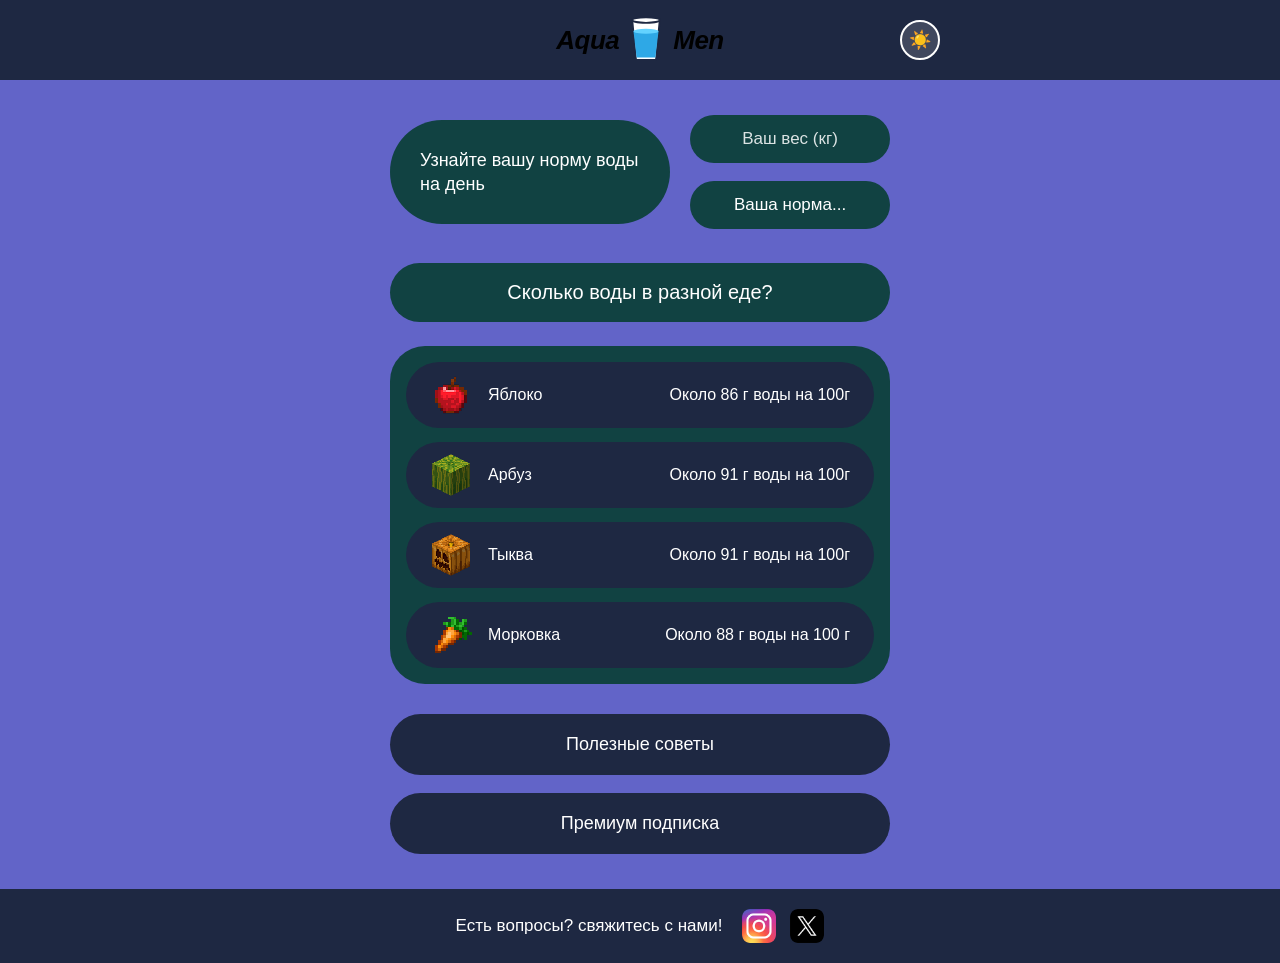
<file: index.html>
<!DOCTYPE html>
<html lang="ru">
<head>
    <meta charset="UTF-8">
    <meta name="viewport" content="width=device-width, initial-scale=1.0">
    <title>AquaMen — Норма воды</title>
    <link rel="stylesheet" href="style.css">
</head>
<body>

    <header class="header">
        <div class="header-container">
            <a href="index.html" class="logo" aria-label="AquaMen — Главная">
                <span class="logo-text">Aqua</span>
                <svg class="logo-icon" viewBox="0 0 60 80" width="38" height="50">
                    <polygon points="8,8 52,8 46,72 14,72" fill="#ffffff" stroke="#1e2842" stroke-width="3" stroke-linejoin="round"/>
                    <polygon points="10,26 50,26 45,68 15,68" fill="#2ea8e6"/>
                    <ellipse cx="30" cy="26" rx="20" ry="4" fill="#63d2ff"/>
                    <ellipse cx="30" cy="8" rx="22" ry="4.5" fill="#ffffff" stroke="#1e2842" stroke-width="3"/>
                </svg>
                <span class="logo-text">Men</span>
            </a>

            <button id="theme-toggle" class="theme-btn" type="button" aria-label="Переключить тему" title="Сменить тему">
                ☀️
            </button>
        </div>
    </header>

    <main class="main-content">

        <section class="calculator-section">
            <div class="info-card">
                <p>Узнайте вашу норму воды на день</p>
            </div>
            
            <div class="inputs-group">
                <label class="pill-box input-label" for="weight-input">
                    <input type="number" id="weight-input" placeholder="Ваш вес (кг)" min="1" max="350" step="0.1">
                </label>
                <div class="pill-box">
                    <span id="norm-output">Ваша норма...</span>
                </div>
            </div>
        </section>

        <div class="section-banner">
            <h2>Сколько воды в разной еде?</h2>
        </div>

        <section class="food-container">
            <div class="food-item">
                <div class="food-left">
                    <img src="image 26 (1).png" alt="Яблоко" class="food-icon">
                    <span class="food-name">Яблоко</span>
                </div>
                <span class="food-water">Около 86 г воды на 100г</span>
            </div>

            <div class="food-item">
                <div class="food-left">
                    <img src="image 27 (1).png" alt="Арбуз" class="food-icon">
                    <span class="food-name">Арбуз</span>
                </div>
                <span class="food-water">Около 91 г воды на 100г</span>
            </div>

            <div class="food-item">
                <div class="food-left">
                    <img src="image 28 (1).png" alt="Тыква" class="food-icon">
                    <span class="food-name">Тыква</span>
                </div>
                <span class="food-water">Около 91 г воды на 100г</span>
            </div>

            <div class="food-item">
                <div class="food-left">
                    <img src="Carrot_JE3_BE2.png" alt="Морковка" class="food-icon">
                    <span class="food-name">Морковка</span>
                </div>
                <span class="food-water">Около 88 г воды на 100 г</span>
            </div>
        </section>

        <section class="action-buttons">
            <a href="tips.html" class="nav-pill">Полезные советы</a>
            <a href="premium.html" class="nav-pill">Премиум подписка</a>
        </section>

    </main>

    <footer class="footer">
        <p class="footer-text">Есть вопросы? свяжитесь с нами!</p>
        <div class="social-links">
            <a href="#" aria-label="Instagram">
                <img src="image 1 (3).png" alt="Instagram" class="social-icon">
            </a>
            <a href="#" aria-label="X (Twitter)">
                <img src="image 6.png" alt="X" class="social-icon">
            </a>
        </div>
    </footer>

    <script src="script.js"></script>
</body>
</html>
</file>
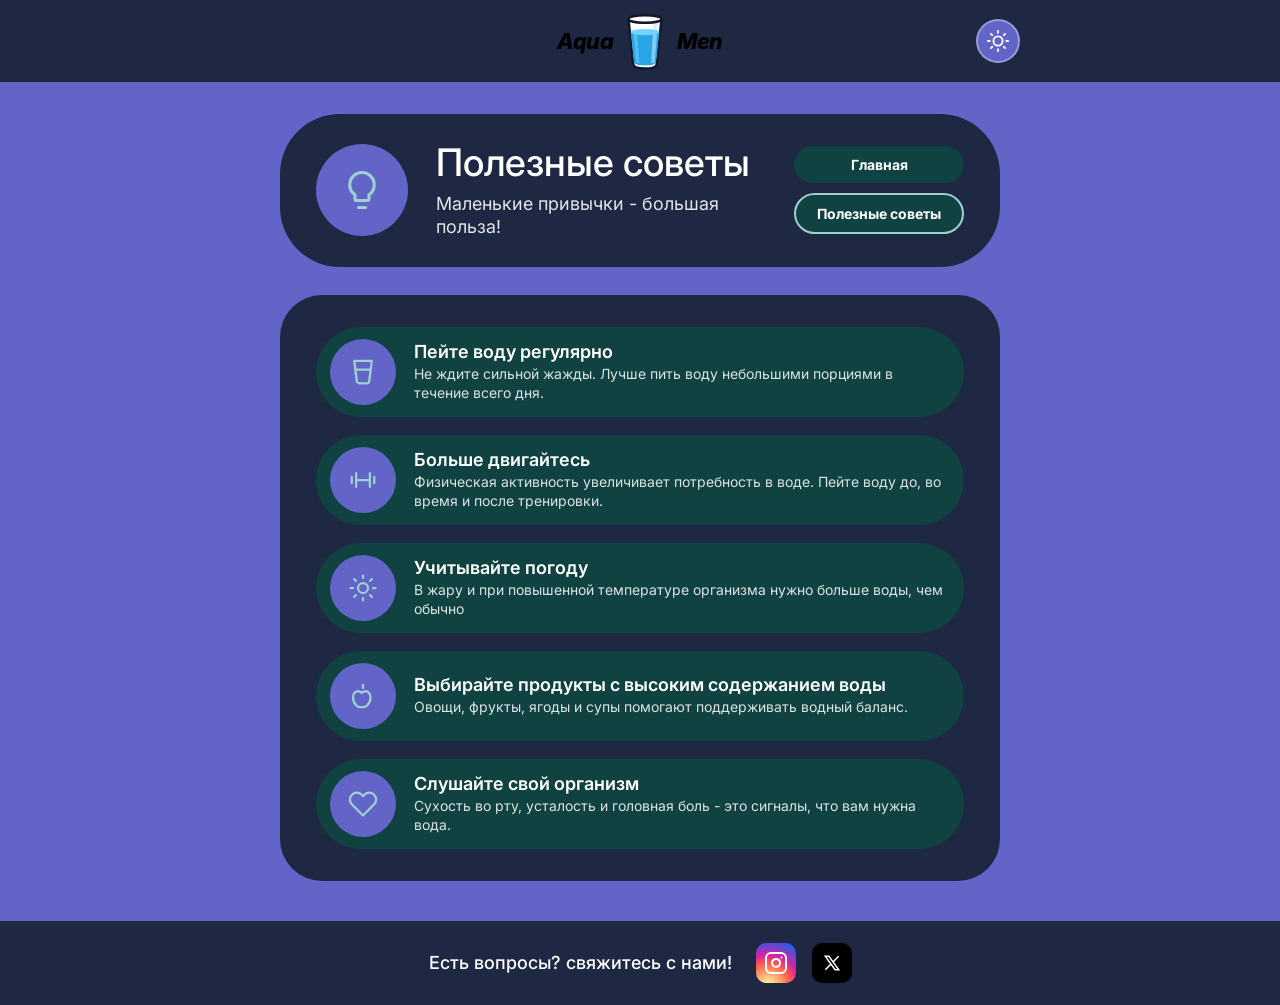
<file: page2.html>
<!DOCTYPE html>
<html lang="ru">
<head>
  <meta charset="UTF-8">
  <meta name="viewport" content="width=device-width, initial-scale=1.0">
  <title>Aqua Men — Полезные советы</title>
  <link rel="preconnect" href="https://fonts.googleapis.com">
  <link rel="preconnect" href="https://fonts.gstatic.com" crossorigin>
  <link href="https://fonts.googleapis.com/css2?family=Inter:wght@400;500;600;700;800&display=swap" rel="stylesheet">
  <link rel="stylesheet" href="page2.css">
</head>
<body>


  <header class="header">
    <div class="header__container">
      <div class="header__spacer"></div>


      <a href="index.html" class="logo" aria-label="Aqua Men">
        <span class="logo__text">Aqua</span>
        <svg class="logo__glass" width="44" height="58" viewBox="0 0 64 84" fill="none" xmlns="http://www.w3.org/2000/svg">
          <path d="M8 10L15 76C15.5 80 22 82 32 82C42 82 48.5 80 49 76L56 10" fill="#FFFFFF" stroke="#111927" stroke-width="3.5" stroke-linejoin="round"/>
          <path d="M11.2 29L16 73C16.5 76 22.5 77.5 32 77.5C41.5 77.5 47.5 76 48 73L52.8 29H11.2Z" fill="#29A5E6"/>
          <path d="M15 29L19 73.5L24 74.5L20.5 29H15Z" fill="#63C8F7" fill-opacity="0.7"/>
          <path d="M44 13L41 74.5L46 73.5L51 12L44 13Z" fill="#BAE6FD" fill-opacity="0.6"/>
          <ellipse cx="32" cy="29" rx="20.8" ry="4.5" fill="#70D6FF"/>
          <ellipse cx="32" cy="10" rx="24" ry="5.5" fill="#FFFFFF" stroke="#111927" stroke-width="3.5"/>
        </svg>
        <span class="logo__text">Men</span>
      </a>

      <button id="theme-toggle" class="theme-btn" type="button" aria-label="Переключить тему" title="Сменить тему">

        <svg class="icon-sun" width="22" height="22" viewBox="0 0 24 24" fill="none" stroke="currentColor" stroke-width="2" stroke-linecap="round" stroke-linejoin="round">
          <circle cx="12" cy="12" r="5"></circle>
          <line x1="12" y1="1" x2="12" y2="3"></line>
          <line x1="12" y1="21" x2="12" y2="23"></line>
          <line x1="4.22" y1="4.22" x2="5.64" y2="5.64"></line>
          <line x1="18.36" y1="18.36" x2="19.78" y2="19.78"></line>
          <line x1="1" y1="12" x2="3" y2="12"></line>
          <line x1="21" y1="12" x2="23" y2="12"></line>
          <line x1="4.22" y1="19.78" x2="5.64" y2="18.36"></line>
          <line x1="18.36" y1="5.64" x2="19.78" y2="4.22"></line>
        </svg>

        <svg class="icon-moon" width="22" height="22" viewBox="0 0 24 24" fill="none" stroke="currentColor" stroke-width="2" stroke-linecap="round" stroke-linejoin="round">
          <path d="M21 12.79A9 9 0 1 1 11.21 3 7 7 0 0 0 21 12.79z"></path>
        </svg>
      </button>
    </div>
  </header>


  <main class="main">
    <div class="container">


      <section class="card hero-card">
        <div class="icon-circle icon-circle--lg">

          <svg width="42" height="42" viewBox="0 0 24 24" fill="none" stroke="currentColor" stroke-width="1.8" stroke-linecap="round" stroke-linejoin="round">
            <path d="M9 18h6"/>
            <path d="M10 22h4"/>
            <path d="M12 2a7 7 0 0 0-7 7c0 2.38 1.19 4.47 3 5.74V17a1 1 0 0 0 1 1h6a1 1 0 0 0 1-1v-2.26c1.81-1.27 3-3.36 3-5.74a7 7 0 0 0-7-7z"/>
          </svg>
        </div>

        <div class="hero-card__content">
          <h1 class="hero-card__title">Полезные советы</h1>
          <p class="hero-card__subtitle">Маленькие привычки - большая польза!</p>
        </div>


        <div class="hero-nav-buttons">
          <a href="index.html" class="pill-btn nav-btn">Главная</a>
          <a href="tips.html" class="pill-btn nav-btn nav-btn--active">Полезные советы</a>
        </div>
      </section>
      <section class="card plans-card">
        <div class="plans-list">

          <div class="plan-item">
            <div class="icon-circle">
              <svg width="30" height="30" viewBox="0 0 24 24" fill="none" stroke="currentColor" stroke-width="1.8" stroke-linecap="round" stroke-linejoin="round">
                <path d="M5 3h14l-2 16a2 2 0 0 1-2 2H9a2 2 0 0 1-2-2L5 3z"/>
                <path d="M6 10h12"/>
              </svg>
            </div>
            <div class="plan-item__info">
              <h3 class="plan-item__name">Пейте воду регулярно</h3>
              <p class="plan-item__desc">Не ждите сильной жажды. Лучше пить воду небольшими порциями в течение всего дня.</p>
            </div>
          </div>

          <div class="plan-item">
            <div class="icon-circle">
              <svg width="30" height="30" viewBox="0 0 24 24" fill="none" stroke="currentColor" stroke-width="1.8" stroke-linecap="round" stroke-linejoin="round">
                <path d="M6.5 6.5v11M3 9.5v5M17.5 6.5v11M21 9.5v5M6.5 12h11"/>
              </svg>
            </div>
            <div class="plan-item__info">
              <h3 class="plan-item__name">Больше двигайтесь</h3>
              <p class="plan-item__desc">Физическая активность увеличивает потребность в воде. Пейте воду до, во время и после тренировки.</p>
            </div>
          </div>

          <div class="plan-item">
            <div class="icon-circle">
              <svg width="30" height="30" viewBox="0 0 24 24" fill="none" stroke="currentColor" stroke-width="1.8" stroke-linecap="round" stroke-linejoin="round">
                <circle cx="12" cy="12" r="4"/>
                <path d="M12 2v2M12 20v2M4.93 4.93l1.41 1.41M17.66 17.66l1.41 1.41M2 12h2M20 12h2M4.93 19.07l1.41-1.41M17.66 6.34l1.41-1.41"/>
              </svg>
            </div>
            <div class="plan-item__info">
              <h3 class="plan-item__name">Учитывайте погоду</h3>
              <p class="plan-item__desc">В жару и при повышенной температуре организма нужно больше воды, чем обычно</p>
            </div>
          </div>

          <div class="plan-item">
            <div class="icon-circle">
              <svg width="30" height="30" viewBox="0 0 24 24" fill="none" stroke="currentColor" stroke-width="1.8" stroke-linecap="round" stroke-linejoin="round">
                <path d="M12 20.94c1.5 0 2.75-.75 3.5-1.5 1.25-1.25 2.5-3.75 2.5-6.44 0-3-2-5-4-5-1.25 0-2.25.75-3 1.5-.75-.75-1.75-1.5-3-1.5-2 0-4 2-4 5 0 2.69 1.25 5.19 2.5 6.44.75.75 2 1.5 3.5 1.5z"/>
                <path d="M12 5.5V3"/>
              </svg>
            </div>
            <div class="plan-item__info">
              <h3 class="plan-item__name">Выбирайте продукты с высоким содержанием воды</h3>
              <p class="plan-item__desc">Овощи, фрукты, ягоды и супы помогают поддерживать водный баланс.</p>
            </div>
          </div>

          <div class="plan-item">
            <div class="icon-circle">
              <svg width="30" height="30" viewBox="0 0 24 24" fill="none" stroke="currentColor" stroke-width="1.8" stroke-linecap="round" stroke-linejoin="round">
                <path d="M20.84 4.61a5.5 5.5 0 0 0-7.78 0L12 5.67l-1.06-1.06a5.5 5.5 0 0 0-7.78 7.78l1.06 1.06L12 21.23l7.78-7.78 1.06-1.06a5.5 5.5 0 0 0 0-7.78z"/>
              </svg>
            </div>
            <div class="plan-item__info">
              <h3 class="plan-item__name">Слушайте свой организм</h3>
              <p class="plan-item__desc">Сухость во рту, усталость и головная боль - это сигналы, что вам нужна вода.</p>
            </div>
          </div>

        </div>
      </section>

    </div>
  </main>

  <footer class="footer">
    <div class="footer__container">
      <p class="footer__text">Есть вопросы? свяжитесь с нами!</p>
      <div class="footer__socials">
        <a href="#" class="social-link social-link--ig" aria-label="Instagram">
          <svg width="24" height="24" viewBox="0 0 24 24" fill="none" stroke="#FFFFFF" stroke-width="2" stroke-linecap="round" stroke-linejoin="round">
            <rect x="2" y="2" width="20" height="20" rx="5" ry="5"></rect>
            <path d="M16 11.37A4 4 0 1 1 12.63 8 4 4 0 0 1 16 11.37z"></path>
            <line x1="17.5" y1="6.5" x2="17.51" y2="6.5"></line>
          </svg>
        </a>
        <a href="#" class="social-link social-link--x" aria-label="X">
          <svg width="20" height="20" viewBox="0 0 24 24" fill="none" stroke="#FFFFFF" stroke-width="1.8">
            <path d="M4 4l11.733 16h4.267l-11.733 -16z" />
            <path d="M4 20l6.768 -6.768m2.46 -2.46l6.772 -6.772" />
          </svg>
        </a>
      </div>
    </div>
  </footer>

  <script src="page2.js"></script>
</body>
</html>
</file>
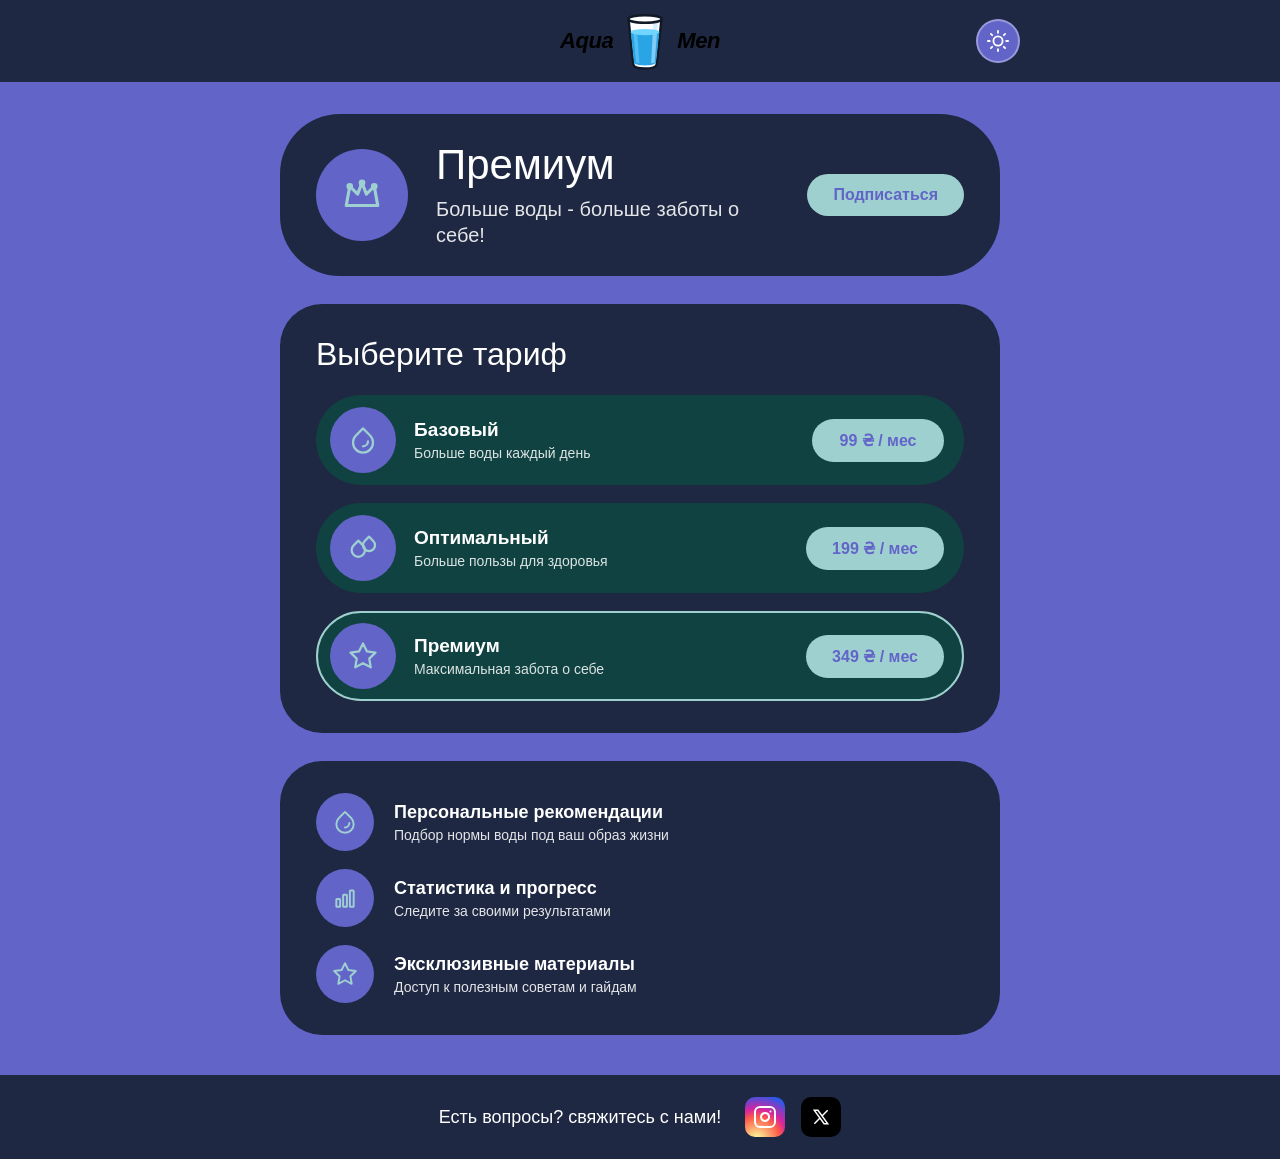
<file: page3.html>
<!DOCTYPE html>
<html lang="ru">
<head>
  <meta charset="UTF-8">
  <meta name="viewport" content="width=device-width, initial-scale=1.0">
  <title>Aqua Men — Премиум подписка</title>
    <script src="page3.js"></script>
  <link rel="stylesheet" href="page3.css">
</head>
<body>

  <header class="header">
    <div class="header__container">
      <div class="header__spacer"></div>

      <a href="#" class="logo" aria-label="Aqua Men">
        <span class="logo__text">Aqua</span>
        <svg class="logo__glass" width="44" height="58" viewBox="0 0 64 84" fill="none" xmlns="http://www.w3.org/2000/svg">
          <path d="M8 10L15 76C15.5 80 22 82 32 82C42 82 48.5 80 49 76L56 10" fill="#FFFFFF" stroke="#111927" stroke-width="3.5" stroke-linejoin="round"/>
          <path d="M11.2 29L16 73C16.5 76 22.5 77.5 32 77.5C41.5 77.5 47.5 76 48 73L52.8 29H11.2Z" fill="#29A5E6"/>
          <path d="M15 29L19 73.5L24 74.5L20.5 29H15Z" fill="#63C8F7" fill-opacity="0.7"/>
          <path d="M44 13L41 74.5L46 73.5L51 12L44 13Z" fill="#BAE6FD" fill-opacity="0.6"/>
          <ellipse cx="32" cy="29" rx="20.8" ry="4.5" fill="#70D6FF"/>
          <ellipse cx="32" cy="10" rx="24" ry="5.5" fill="#FFFFFF" stroke="#111927" stroke-width="3.5"/>
        </svg>
        <span class="logo__text">Men</span>
      </a>

      <button id="theme-toggle" class="theme-btn" type="button" aria-label="Переключить тему" title="Сменить тему">

        <svg class="icon-sun" width="22" height="22" viewBox="0 0 24 24" fill="none" stroke="currentColor" stroke-width="2" stroke-linecap="round" stroke-linejoin="round">
          <circle cx="12" cy="12" r="5"></circle>
          <line x1="12" y1="1" x2="12" y2="3"></line>
          <line x1="12" y1="21" x2="12" y2="23"></line>
          <line x1="4.22" y1="4.22" x2="5.64" y2="5.64"></line>
          <line x1="18.36" y1="18.36" x2="19.78" y2="19.78"></line>
          <line x1="1" y1="12" x2="3" y2="12"></line>
          <line x1="21" y1="12" x2="23" y2="12"></line>
          <line x1="4.22" y1="19.78" x2="5.64" y2="18.36"></line>
          <line x1="18.36" y1="5.64" x2="19.78" y2="4.22"></line>
        </svg>

        <svg class="icon-moon" width="22" height="22" viewBox="0 0 24 24" fill="none" stroke="currentColor" stroke-width="2" stroke-linecap="round" stroke-linejoin="round">
          <path d="M21 12.79A9 9 0 1 1 11.21 3 7 7 0 0 0 21 12.79z"></path>
        </svg>
      </button>
    </div>
  </header>


  <main class="main">
    <div class="container">

      <section class="card hero-card">
        <div class="icon-circle icon-circle--lg">
          <svg width="42" height="42" viewBox="0 0 24 24" fill="none" stroke="currentColor" stroke-width="1.8" stroke-linecap="round" stroke-linejoin="round">
            <path d="M3 18h18L19 7l-4.5 4.5L12 5l-2.5 6.5L5 7l-2 11z"/>
            <circle cx="5" cy="7" r="1" fill="currentColor"/>
            <circle cx="12" cy="5" r="1" fill="currentColor"/>
            <circle cx="19" cy="7" r="1" fill="currentColor"/>
          </svg>
        </div>

        <div class="hero-card__content">
          <h1 class="hero-card__title">Премиум</h1>
          <p class="hero-card__subtitle">Больше воды - больше заботы о себе!</p>
        </div>

        <button type="button" class="pill-btn hero-card__btn" id="subscribe-main-btn">
          Подписаться
        </button>
      </section>

      <section class="card plans-card">
        <h2 class="section-title">Выберите тариф</h2>

        <div class="plans-list">
          <div class="plan-item" data-plan="Базовый" data-price="99 ₴ / мес">
            <div class="icon-circle">
              <svg width="30" height="30" viewBox="0 0 24 24" fill="none" stroke="currentColor" stroke-width="1.8" stroke-linecap="round" stroke-linejoin="round">
                <path d="M12 2.69l5.66 5.66a8 8 0 1 1-11.31 0z"/>
                <path d="M12 17a4 4 0 0 0 4-4"/>
              </svg>
            </div>
            <div class="plan-item__info">
              <h3 class="plan-item__name">Базовый</h3>
              <p class="plan-item__desc">Больше воды каждый день</p>
            </div>
            <button type="button" class="pill-btn plan-item__price">99 ₴ / мес</button>
          </div>

          <div class="plan-item" data-plan="Оптимальный" data-price="199 ₴ / мес">
            <div class="icon-circle">
              <svg width="32" height="32" viewBox="0 0 24 24" fill="none" stroke="currentColor" stroke-width="1.7" stroke-linecap="round" stroke-linejoin="round">
                <path d="M8.5 6.5l3.5 3.5a5 5 0 1 1-7 0l3.5-3.5z"/>
                <path d="M16.5 3.5l3.2 3.2a4.5 4.5 0 1 1-6.4 0l3.2-3.2z"/>
              </svg>
            </div>
            <div class="plan-item__info">
              <h3 class="plan-item__name">Оптимальный</h3>
              <p class="plan-item__desc">Больше пользы для здоровья</p>
            </div>
            <button type="button" class="pill-btn plan-item__price">199 ₴ / мес</button>
          </div>

          <div class="plan-item is-selected" data-plan="Премиум" data-price="349 ₴ / мес">
            <div class="icon-circle">
              <svg width="30" height="30" viewBox="0 0 24 24" fill="none" stroke="currentColor" stroke-width="1.8" stroke-linecap="round" stroke-linejoin="round">
                <polygon points="12 2 15.09 8.26 22 9.27 17 14.14 18.18 21.02 12 17.77 5.82 21.02 7 14.14 2 9.27 8.91 8.26 12 2"/>
              </svg>
            </div>
            <div class="plan-item__info">
              <h3 class="plan-item__name">Премиум</h3>
              <p class="plan-item__desc">Максимальная забота о себе</p>
            </div>
            <button type="button" class="pill-btn plan-item__price">349 ₴ / мес</button>
          </div>
        </div>
      </section>

      <section class="card features-card">
        <ul class="features-list">
          <li class="feature-item">
            <div class="icon-circle icon-circle--sm">
              <svg width="26" height="26" viewBox="0 0 24 24" fill="none" stroke="currentColor" stroke-width="1.8" stroke-linecap="round" stroke-linejoin="round">
                <path d="M12 2.69l5.66 5.66a8 8 0 1 1-11.31 0z"/>
                <path d="M12 17a4 4 0 0 0 4-4"/>
              </svg>
            </div>
            <div class="feature-item__text">
              <h3 class="feature-item__title">Персональные рекомендации</h3>
              <p class="feature-item__desc">Подбор нормы воды под ваш образ жизни</p>
            </div>
          </li>

          <li class="feature-item">
            <div class="icon-circle icon-circle--sm">
              <svg width="26" height="26" viewBox="0 0 24 24" fill="none" stroke="currentColor" stroke-width="1.8" stroke-linecap="round" stroke-linejoin="round">
                <rect x="4" y="13" width="3.5" height="7" rx="0.5"/>
                <rect x="10.25" y="9" width="3.5" height="11" rx="0.5"/>
                <rect x="16.5" y="5" width="3.5" height="15" rx="0.5"/>
              </svg>
            </div>
            <div class="feature-item__text">
              <h3 class="feature-item__title">Статистика и прогресс</h3>
              <p class="feature-item__desc">Следите за своими результатами</p>
            </div>
          </li>

          <li class="feature-item">
            <div class="icon-circle icon-circle--sm">
              <svg width="26" height="26" viewBox="0 0 24 24" fill="none" stroke="currentColor" stroke-width="1.8" stroke-linecap="round" stroke-linejoin="round">
                <polygon points="12 2 15.09 8.26 22 9.27 17 14.14 18.18 21.02 12 17.77 5.82 21.02 7 14.14 2 9.27 8.91 8.26 12 2"/>
              </svg>
            </div>
            <div class="feature-item__text">
              <h3 class="feature-item__title">Эксклюзивные материалы</h3>
              <p class="feature-item__desc">Доступ к полезным советам и гайдам</p>
            </div>
          </li>
        </ul>
      </section>

    </div>
  </main>

  <footer class="footer">
    <div class="footer__container">
      <p class="footer__text">Есть вопросы? свяжитесь с нами!</p>
      <div class="footer__socials">
        <a href="#" class="social-link social-link--ig" aria-label="Instagram">
          <svg width="24" height="24" viewBox="0 0 24 24" fill="none" stroke="#FFFFFF" stroke-width="2" stroke-linecap="round" stroke-linejoin="round">
            <rect x="2" y="2" width="20" height="20" rx="5" ry="5"></rect>
            <path d="M16 11.37A4 4 0 1 1 12.63 8 4 4 0 0 1 16 11.37z"></path>
            <line x1="17.5" y1="6.5" x2="17.51" y2="6.5"></line>
          </svg>
        </a>
        <a href="#" class="social-link social-link--x" aria-label="X">
          <svg width="20" height="20" viewBox="0 0 24 24" fill="none" stroke="#FFFFFF" stroke-width="1.8">
            <path d="M4 4l11.733 16h4.267l-11.733 -16z" />
            <path d="M4 20l6.768 -6.768m2.46 -2.46l6.772 -6.772" />
          </svg>
        </a>
      </div>
    </div>
  </footer>

  <div id="toast" class="toast" role="status" aria-live="polite"></div>


</body>
</html>
</file>
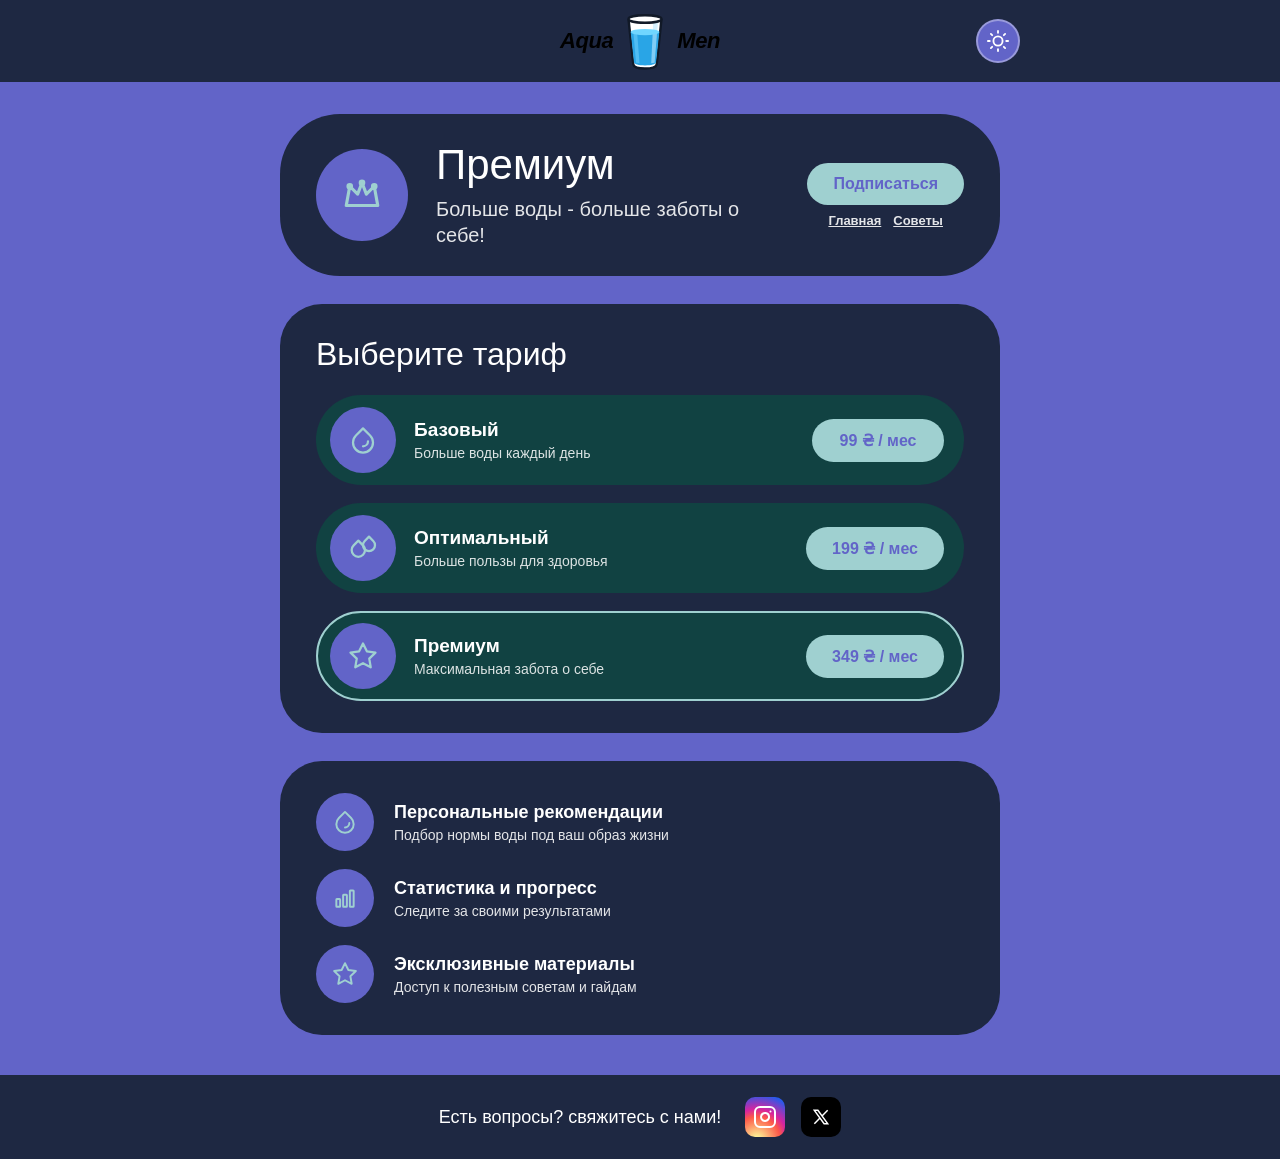
<file: premium.html>
<!DOCTYPE html>
<html lang="ru">
<head>
  <meta charset="UTF-8">
  <meta name="viewport" content="width=device-width, initial-scale=1.0">
  <title>Aqua Men — Премиум подписка</title>
  <script src="page3.js" defer></script>
  <link rel="stylesheet" href="page3.css">
</head>
<body>

  <header class="header">
    <div class="header__container">
      <div class="header__spacer"></div>

      <a href="index.html" class="logo" aria-label="Aqua Men">
        <span class="logo__text">Aqua</span>
        <svg class="logo__glass" width="44" height="58" viewBox="0 0 64 84" fill="none" xmlns="http://www.w3.org/2000/svg">
          <path d="M8 10L15 76C15.5 80 22 82 32 82C42 82 48.5 80 49 76L56 10" fill="#FFFFFF" stroke="#111927" stroke-width="3.5" stroke-linejoin="round"/>
          <path d="M11.2 29L16 73C16.5 76 22.5 77.5 32 77.5C41.5 77.5 47.5 76 48 73L52.8 29H11.2Z" fill="#29A5E6"/>
          <path d="M15 29L19 73.5L24 74.5L20.5 29H15Z" fill="#63C8F7" fill-opacity="0.7"/>
          <path d="M44 13L41 74.5L46 73.5L51 12L44 13Z" fill="#BAE6FD" fill-opacity="0.6"/>
          <ellipse cx="32" cy="29" rx="20.8" ry="4.5" fill="#70D6FF"/>
          <ellipse cx="32" cy="10" rx="24" ry="5.5" fill="#FFFFFF" stroke="#111927" stroke-width="3.5"/>
        </svg>
        <span class="logo__text">Men</span>
      </a>

      <button id="theme-toggle" class="theme-btn" type="button" aria-label="Переключить тему" title="Сменить тему">
        <svg class="icon-sun" width="22" height="22" viewBox="0 0 24 24" fill="none" stroke="currentColor" stroke-width="2" stroke-linecap="round" stroke-linejoin="round">
          <circle cx="12" cy="12" r="5"></circle>
          <line x1="12" y1="1" x2="12" y2="3"></line>
          <line x1="12" y1="21" x2="12" y2="23"></line>
          <line x1="4.22" y1="4.22" x2="5.64" y2="5.64"></line>
          <line x1="18.36" y1="18.36" x2="19.78" y2="19.78"></line>
          <line x1="1" y1="12" x2="3" y2="12"></line>
          <line x1="21" y1="12" x2="23" y2="12"></line>
          <line x1="4.22" y1="19.78" x2="5.64" y2="18.36"></line>
          <line x1="18.36" y1="5.64" x2="19.78" y2="4.22"></line>
        </svg>

        <svg class="icon-moon" width="22" height="22" viewBox="0 0 24 24" fill="none" stroke="currentColor" stroke-width="2" stroke-linecap="round" stroke-linejoin="round">
          <path d="M21 12.79A9 9 0 1 1 11.21 3 7 7 0 0 0 21 12.79z"></path>
        </svg>
      </button>
    </div>
  </header>

  <main class="main">
    <div class="container">

      <section class="card hero-card">
        <div class="icon-circle icon-circle--lg">
          <svg width="42" height="42" viewBox="0 0 24 24" fill="none" stroke="currentColor" stroke-width="1.8" stroke-linecap="round" stroke-linejoin="round">
            <path d="M3 18h18L19 7l-4.5 4.5L12 5l-2.5 6.5L5 7l-2 11z"/>
            <circle cx="5" cy="7" r="1" fill="currentColor"/>
            <circle cx="12" cy="5" r="1" fill="currentColor"/>
            <circle cx="19" cy="7" r="1" fill="currentColor"/>
          </svg>
        </div>

        <div class="hero-card__content">
          <h1 class="hero-card__title">Премиум</h1>
          <p class="hero-card__subtitle">Больше воды - больше заботы о себе!</p>
        </div>

        <div class="hero-card__actions">
          <button type="button" class="pill-btn hero-card__btn" id="subscribe-main-btn">
            Подписаться
          </button>
          <div class="page-switch">
            <a href="index.html" class="mini-nav-link">Главная</a>
            <a href="tips.html" class="mini-nav-link">Советы</a>
          </div>
        </div>
      </section>

      <section class="card plans-card">
        <h2 class="section-title">Выберите тариф</h2>

        <div class="plans-list">
          <div class="plan-item" data-plan="Базовый" data-price="99 ₴ / мес">
            <div class="icon-circle">
              <svg width="30" height="30" viewBox="0 0 24 24" fill="none" stroke="currentColor" stroke-width="1.8" stroke-linecap="round" stroke-linejoin="round">
                <path d="M12 2.69l5.66 5.66a8 8 0 1 1-11.31 0z"/>
                <path d="M12 17a4 4 0 0 0 4-4"/>
              </svg>
            </div>
            <div class="plan-item__info">
              <h3 class="plan-item__name">Базовый</h3>
              <p class="plan-item__desc">Больше воды каждый день</p>
            </div>
            <button type="button" class="pill-btn plan-item__price">99 ₴ / мес</button>
          </div>

          <div class="plan-item" data-plan="Оптимальный" data-price="199 ₴ / мес">
            <div class="icon-circle">
              <svg width="32" height="32" viewBox="0 0 24 24" fill="none" stroke="currentColor" stroke-width="1.7" stroke-linecap="round" stroke-linejoin="round">
                <path d="M8.5 6.5l3.5 3.5a5 5 0 1 1-7 0l3.5-3.5z"/>
                <path d="M16.5 3.5l3.2 3.2a4.5 4.5 0 1 1-6.4 0l3.2-3.2z"/>
              </svg>
            </div>
            <div class="plan-item__info">
              <h3 class="plan-item__name">Оптимальный</h3>
              <p class="plan-item__desc">Больше пользы для здоровья</p>
            </div>
            <button type="button" class="pill-btn plan-item__price">199 ₴ / мес</button>
          </div>

          <div class="plan-item is-selected" data-plan="Премиум" data-price="349 ₴ / мес">
            <div class="icon-circle">
              <svg width="30" height="30" viewBox="0 0 24 24" fill="none" stroke="currentColor" stroke-width="1.8" stroke-linecap="round" stroke-linejoin="round">
                <polygon points="12 2 15.09 8.26 22 9.27 17 14.14 18.18 21.02 12 17.77 5.82 21.02 7 14.14 2 9.27 8.91 8.26 12 2"/>
              </svg>
            </div>
            <div class="plan-item__info">
              <h3 class="plan-item__name">Премиум</h3>
              <p class="plan-item__desc">Максимальная забота о себе</p>
            </div>
            <button type="button" class="pill-btn plan-item__price">349 ₴ / мес</button>
          </div>
        </div>
      </section>

      <section class="card features-card">
        <ul class="features-list">
          <li class="feature-item">
            <div class="icon-circle icon-circle--sm">
              <svg width="26" height="26" viewBox="0 0 24 24" fill="none" stroke="currentColor" stroke-width="1.8" stroke-linecap="round" stroke-linejoin="round">
                <path d="M12 2.69l5.66 5.66a8 8 0 1 1-11.31 0z"/>
                <path d="M12 17a4 4 0 0 0 4-4"/>
              </svg>
            </div>
            <div class="feature-item__text">
              <h3 class="feature-item__title">Персональные рекомендации</h3>
              <p class="feature-item__desc">Подбор нормы воды под ваш образ жизни</p>
            </div>
          </li>

          <li class="feature-item">
            <div class="icon-circle icon-circle--sm">
              <svg width="26" height="26" viewBox="0 0 24 24" fill="none" stroke="currentColor" stroke-width="1.8" stroke-linecap="round" stroke-linejoin="round">
                <rect x="4" y="13" width="3.5" height="7" rx="0.5"/>
                <rect x="10.25" y="9" width="3.5" height="11" rx="0.5"/>
                <rect x="16.5" y="5" width="3.5" height="15" rx="0.5"/>
              </svg>
            </div>
            <div class="feature-item__text">
              <h3 class="feature-item__title">Статистика и прогресс</h3>
              <p class="feature-item__desc">Следите за своими результатами</p>
            </div>
          </li>

          <li class="feature-item">
            <div class="icon-circle icon-circle--sm">
              <svg width="26" height="26" viewBox="0 0 24 24" fill="none" stroke="currentColor" stroke-width="1.8" stroke-linecap="round" stroke-linejoin="round">
                <polygon points="12 2 15.09 8.26 22 9.27 17 14.14 18.18 21.02 12 17.77 5.82 21.02 7 14.14 2 9.27 8.91 8.26 12 2"/>
              </svg>
            </div>
            <div class="feature-item__text">
              <h3 class="feature-item__title">Эксклюзивные материалы</h3>
              <p class="feature-item__desc">Доступ к полезным советам и гайдам</p>
            </div>
          </li>
        </ul>
      </section>

    </div>
  </main>

  <footer class="footer">
    <div class="footer__container">
      <p class="footer__text">Есть вопросы? свяжитесь с нами!</p>
      <div class="footer__socials">
        <a href="#" class="social-link social-link--ig" aria-label="Instagram">
          <svg width="24" height="24" viewBox="0 0 24 24" fill="none" stroke="#FFFFFF" stroke-width="2" stroke-linecap="round" stroke-linejoin="round">
            <rect x="2" y="2" width="20" height="20" rx="5" ry="5"></rect>
            <path d="M16 11.37A4 4 0 1 1 12.63 8 4 4 0 0 1 16 11.37z"></path>
            <line x1="17.5" y1="6.5" x2="17.51" y2="6.5"></line>
          </svg>
        </a>
        <a href="#" class="social-link social-link--x" aria-label="X">
          <svg width="20" height="20" viewBox="0 0 24 24" fill="none" stroke="#FFFFFF" stroke-width="1.8">
            <path d="M4 4l11.733 16h4.267l-11.733 -16z" />
            <path d="M4 20l6.768 -6.768m2.46 -2.46l6.772 -6.772" />
          </svg>
        </a>
      </div>
    </div>
  </footer>

  <div id="toast" class="toast" role="status" aria-live="polite"></div>

</body>
</html>
</file>
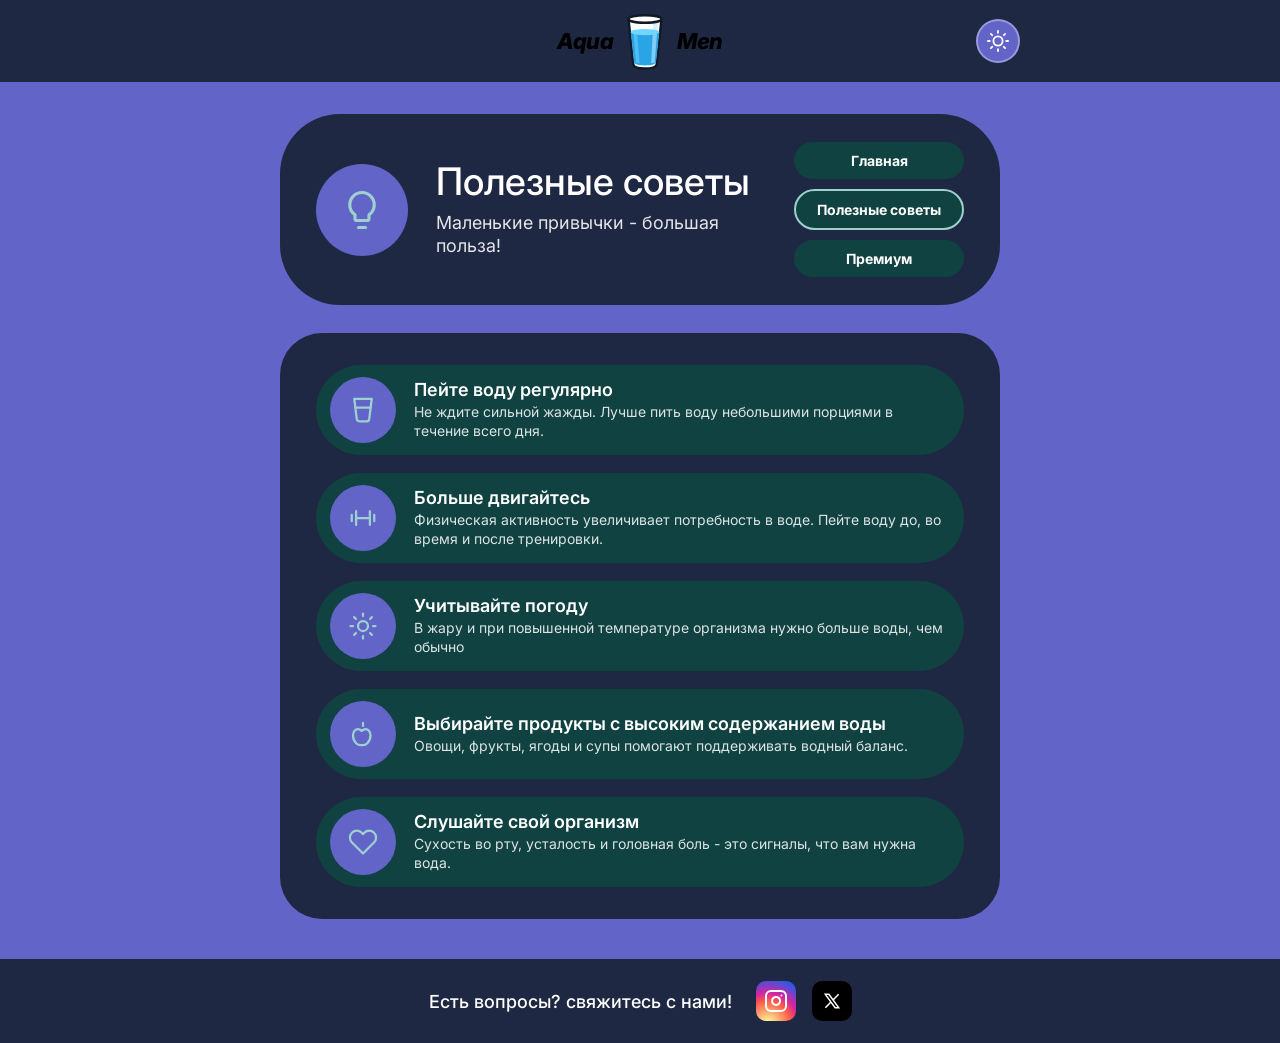
<file: tips.html>
<!DOCTYPE html>
<html lang="ru">
<head>
  <meta charset="UTF-8">
  <meta name="viewport" content="width=device-width, initial-scale=1.0">
  <title>Aqua Men — Полезные советы</title>
  <link rel="preconnect" href="https://fonts.googleapis.com">
  <link rel="preconnect" href="https://fonts.gstatic.com" crossorigin>
  <link href="https://fonts.googleapis.com/css2?family=Inter:wght@400;500;600;700;800&display=swap" rel="stylesheet">
  <link rel="stylesheet" href="page2.css">
</head>
<body>

  <header class="header">
    <div class="header__container">
      <div class="header__spacer"></div>

      <a href="index.html" class="logo" aria-label="Aqua Men">
        <span class="logo__text">Aqua</span>
        <svg class="logo__glass" width="44" height="58" viewBox="0 0 64 84" fill="none" xmlns="http://www.w3.org/2000/svg">
          <path d="M8 10L15 76C15.5 80 22 82 32 82C42 82 48.5 80 49 76L56 10" fill="#FFFFFF" stroke="#111927" stroke-width="3.5" stroke-linejoin="round"/>
          <path d="M11.2 29L16 73C16.5 76 22.5 77.5 32 77.5C41.5 77.5 47.5 76 48 73L52.8 29H11.2Z" fill="#29A5E6"/>
          <path d="M15 29L19 73.5L24 74.5L20.5 29H15Z" fill="#63C8F7" fill-opacity="0.7"/>
          <path d="M44 13L41 74.5L46 73.5L51 12L44 13Z" fill="#BAE6FD" fill-opacity="0.6"/>
          <ellipse cx="32" cy="29" rx="20.8" ry="4.5" fill="#70D6FF"/>
          <ellipse cx="32" cy="10" rx="24" ry="5.5" fill="#FFFFFF" stroke="#111927" stroke-width="3.5"/>
        </svg>
        <span class="logo__text">Men</span>
      </a>

      <button id="theme-toggle" class="theme-btn" type="button" aria-label="Переключить тему" title="Сменить тему">
        <svg class="icon-sun" width="22" height="22" viewBox="0 0 24 24" fill="none" stroke="currentColor" stroke-width="2" stroke-linecap="round" stroke-linejoin="round">
          <circle cx="12" cy="12" r="5"></circle>
          <line x1="12" y1="1" x2="12" y2="3"></line>
          <line x1="12" y1="21" x2="12" y2="23"></line>
          <line x1="4.22" y1="4.22" x2="5.64" y2="5.64"></line>
          <line x1="18.36" y1="18.36" x2="19.78" y2="19.78"></line>
          <line x1="1" y1="12" x2="3" y2="12"></line>
          <line x1="21" y1="12" x2="23" y2="12"></line>
          <line x1="4.22" y1="19.78" x2="5.64" y2="18.36"></line>
          <line x1="18.36" y1="5.64" x2="19.78" y2="4.22"></line>
        </svg>

        <svg class="icon-moon" width="22" height="22" viewBox="0 0 24 24" fill="none" stroke="currentColor" stroke-width="2" stroke-linecap="round" stroke-linejoin="round">
          <path d="M21 12.79A9 9 0 1 1 11.21 3 7 7 0 0 0 21 12.79z"></path>
        </svg>
      </button>
    </div>
  </header>

  <main class="main">
    <div class="container">

      <section class="card hero-card">
        <div class="icon-circle icon-circle--lg">
          <svg width="42" height="42" viewBox="0 0 24 24" fill="none" stroke="currentColor" stroke-width="1.8" stroke-linecap="round" stroke-linejoin="round">
            <path d="M9 18h6"/>
            <path d="M10 22h4"/>
            <path d="M12 2a7 7 0 0 0-7 7c0 2.38 1.19 4.47 3 5.74V17a1 1 0 0 0 1 1h6a1 1 0 0 0 1-1v-2.26c1.81-1.27 3-3.36 3-5.74a7 7 0 0 0-7-7z"/>
          </svg>
        </div>

        <div class="hero-card__content">
          <h1 class="hero-card__title">Полезные советы</h1>
          <p class="hero-card__subtitle">Маленькие привычки - большая польза!</p>
        </div>

        <div class="hero-nav-buttons">
          <a href="index.html" class="pill-btn nav-btn">Главная</a>
          <a href="tips.html" class="pill-btn nav-btn nav-btn--active">Полезные советы</a>
          <a href="premium.html" class="pill-btn nav-btn">Премиум</a>
        </div>
      </section>

      <section class="card plans-card">
        <div class="plans-list">

          <div class="plan-item">
            <div class="icon-circle">
              <svg width="30" height="30" viewBox="0 0 24 24" fill="none" stroke="currentColor" stroke-width="1.8" stroke-linecap="round" stroke-linejoin="round">
                <path d="M5 3h14l-2 16a2 2 0 0 1-2 2H9a2 2 0 0 1-2-2L5 3z"/>
                <path d="M6 10h12"/>
              </svg>
            </div>
            <div class="plan-item__info">
              <h3 class="plan-item__name">Пейте воду регулярно</h3>
              <p class="plan-item__desc">Не ждите сильной жажды. Лучше пить воду небольшими порциями в течение всего дня.</p>
            </div>
          </div>

          <div class="plan-item">
            <div class="icon-circle">
              <svg width="30" height="30" viewBox="0 0 24 24" fill="none" stroke="currentColor" stroke-width="1.8" stroke-linecap="round" stroke-linejoin="round">
                <path d="M6.5 6.5v11M3 9.5v5M17.5 6.5v11M21 9.5v5M6.5 12h11"/>
              </svg>
            </div>
            <div class="plan-item__info">
              <h3 class="plan-item__name">Больше двигайтесь</h3>
              <p class="plan-item__desc">Физическая активность увеличивает потребность в воде. Пейте воду до, во время и после тренировки.</p>
            </div>
          </div>

          <div class="plan-item">
            <div class="icon-circle">
              <svg width="30" height="30" viewBox="0 0 24 24" fill="none" stroke="currentColor" stroke-width="1.8" stroke-linecap="round" stroke-linejoin="round">
                <circle cx="12" cy="12" r="4"/>
                <path d="M12 2v2M12 20v2M4.93 4.93l1.41 1.41M17.66 17.66l1.41 1.41M2 12h2M20 12h2M4.93 19.07l1.41-1.41M17.66 6.34l1.41-1.41"/>
              </svg>
            </div>
            <div class="plan-item__info">
              <h3 class="plan-item__name">Учитывайте погоду</h3>
              <p class="plan-item__desc">В жару и при повышенной температуре организма нужно больше воды, чем обычно</p>
            </div>
          </div>

          <div class="plan-item">
            <div class="icon-circle">
              <svg width="30" height="30" viewBox="0 0 24 24" fill="none" stroke="currentColor" stroke-width="1.8" stroke-linecap="round" stroke-linejoin="round">
                <path d="M12 20.94c1.5 0 2.75-.75 3.5-1.5 1.25-1.25 2.5-3.75 2.5-6.44 0-3-2-5-4-5-1.25 0-2.25.75-3 1.5-.75-.75-1.75-1.5-3-1.5-2 0-4 2-4 5 0 2.69 1.25 5.19 2.5 6.44.75.75 2 1.5 3.5 1.5z"/>
                <path d="M12 5.5V3"/>
              </svg>
            </div>
            <div class="plan-item__info">
              <h3 class="plan-item__name">Выбирайте продукты с высоким содержанием воды</h3>
              <p class="plan-item__desc">Овощи, фрукты, ягоды и супы помогают поддерживать водный баланс.</p>
            </div>
          </div>

          <div class="plan-item">
            <div class="icon-circle">
              <svg width="30" height="30" viewBox="0 0 24 24" fill="none" stroke="currentColor" stroke-width="1.8" stroke-linecap="round" stroke-linejoin="round">
                <path d="M20.84 4.61a5.5 5.5 0 0 0-7.78 0L12 5.67l-1.06-1.06a5.5 5.5 0 0 0-7.78 7.78l1.06 1.06L12 21.23l7.78-7.78 1.06-1.06a5.5 5.5 0 0 0 0-7.78z"/>
              </svg>
            </div>
            <div class="plan-item__info">
              <h3 class="plan-item__name">Слушайте свой организм</h3>
              <p class="plan-item__desc">Сухость во рту, усталость и головная боль - это сигналы, что вам нужна вода.</p>
            </div>
          </div>

        </div>
      </section>

    </div>
  </main>

  <footer class="footer">
    <div class="footer__container">
      <p class="footer__text">Есть вопросы? свяжитесь с нами!</p>
      <div class="footer__socials">
        <a href="#" class="social-link social-link--ig" aria-label="Instagram">
          <svg width="24" height="24" viewBox="0 0 24 24" fill="none" stroke="#FFFFFF" stroke-width="2" stroke-linecap="round" stroke-linejoin="round">
            <rect x="2" y="2" width="20" height="20" rx="5" ry="5"></rect>
            <path d="M16 11.37A4 4 0 1 1 12.63 8 4 4 0 0 1 16 11.37z"></path>
            <line x1="17.5" y1="6.5" x2="17.51" y2="6.5"></line>
          </svg>
        </a>
        <a href="#" class="social-link social-link--x" aria-label="X">
          <svg width="20" height="20" viewBox="0 0 24 24" fill="none" stroke="#FFFFFF" stroke-width="1.8">
            <path d="M4 4l11.733 16h4.267l-11.733 -16z" />
            <path d="M4 20l6.768 -6.768m2.46 -2.46l6.772 -6.772" />
          </svg>
        </a>
      </div>
    </div>
  </footer>

  <script src="page2.js"></script>
</body>
</html>
</file>
<file: style.css>
:root {
    --color-mint: rgba(159, 208, 208, 1);
    --color-purple: rgba(98, 100, 200, 1);
    --color-navy: rgba(30, 40, 66, 1);
    --color-teal: rgba(17, 66, 66, 1);

    --bg-main: var(--color-purple);
    --bg-header-footer: var(--color-navy);
    --bg-card-primary: var(--color-teal);
    --bg-card-secondary: var(--color-navy);
    --text-primary: #ffffff;
    --text-header-footer: #ffffff;
    --input-placeholder: rgba(255, 255, 255, 0.85);
}

body.light-theme {
    --bg-main: var(--color-purple);
    --bg-header-footer: var(--color-mint);
    --bg-card-primary: var(--color-mint);
    --bg-card-secondary: var(--color-purple);
    --text-primary: #0b24a8;
    --text-header-footer: #0b24a8;
    --input-placeholder: #0b24a8;
}

* {
    box-sizing: border-box;
    margin: 0;
    padding: 0;
    font-family: 'Segoe UI', Roboto, Helvetica, Arial, sans-serif;
}

body {
    background-color: var(--bg-main);
    color: var(--text-primary);
    min-height: 100vh;
    display: flex;
    flex-direction: column;
    transition: background-color 0.3s ease, color 0.3s ease;
}

.header {
    background-color: var(--bg-header-footer);
    padding: 15px 20px;
    transition: background-color 0.3s ease;
}

.header-container {
    max-width: 600px;
    margin: 0 auto;
    display: flex;
    justify-content: center;
    align-items: center;
    position: relative;
}

.logo {
    display: flex;
    align-items: center;
    gap: 8px;
    text-decoration: none;
}

.logo-text {
    font-size: 26px;
    font-weight: 900;
    font-style: italic;
    color: #000000;
    letter-spacing: -0.5px;
}

.theme-btn {
    position: absolute;
    right: 0;
    background: rgba(255, 255, 255, 0.15);
    border: 2px solid currentColor;
    color: var(--text-header-footer);
    width: 40px;
    height: 40px;
    border-radius: 50%;
    font-size: 18px;
    cursor: pointer;
    display: flex;
    align-items: center;
    justify-content: center;
    transition: transform 0.2s ease, background 0.3s ease;
}

.theme-btn:hover {
    transform: scale(1.08);
}

.main-content {
    flex: 1;
    width: 100%;
    max-width: 540px;
    margin: 0 auto;
    padding: 35px 20px;
    display: flex;
    flex-direction: column;
    gap: 24px;
}

.calculator-section {
    display: flex;
    justify-content: space-between;
    align-items: center;
    gap: 20px;
}

.info-card {
    background-color: var(--bg-card-primary);
    color: var(--text-primary);
    padding: 28px 30px;
    border-radius: 60px;
    flex: 1.1;
    font-size: 18px;
    line-height: 1.35;
    font-weight: 500;
    transition: background-color 0.3s ease, color 0.3s ease;
}

.inputs-group {
    flex: 1;
    display: flex;
    flex-direction: column;
    gap: 18px;
}

.pill-box {
    background-color: var(--bg-card-primary);
    color: var(--text-primary);
    border-radius: 30px;
    padding: 14px 20px;
    text-align: center;
    font-size: 17px;
    font-weight: 500;
    transition: background-color 0.3s ease, color 0.3s ease;
}

.pill-box input {
    width: 100%;
    background: transparent;
    border: none;
    outline: none;
    text-align: center;
    color: var(--text-primary);
    font-size: 17px;
    font-weight: 500;
}

.pill-box input::placeholder {
    color: var(--input-placeholder);
}

input[type="number"]::-webkit-inner-spin-button,
input[type="number"]::-webkit-outer-spin-button {
    -webkit-appearance: none;
    margin: 0;
}

.section-banner {
    background-color: var(--bg-card-primary);
    color: var(--text-primary);
    border-radius: 35px;
    padding: 18px 25px;
    text-align: center;
    margin-top: 10px;
    transition: background-color 0.3s ease, color 0.3s ease;
}

.section-banner h2 {
    font-size: 20px;
    font-weight: 500;
}

.food-container {
    background-color: var(--bg-card-primary);
    border-radius: 35px;
    padding: 16px;
    display: flex;
    flex-direction: column;
    gap: 14px;
    transition: background-color 0.3s ease;
}

.food-item {
    background-color: var(--bg-card-secondary);
    color: #ffffff;
    border-radius: 35px;
    padding: 12px 24px;
    display: flex;
    justify-content: space-between;
    align-items: center;
    transition: background-color 0.3s ease;
}

.food-left {
    display: flex;
    align-items: center;
    gap: 16px;
}

.food-icon {
    width: 42px;
    height: 42px;
    object-fit: contain;
    image-rendering: pixelated;
}

.food-name, .food-water {
    font-size: 16px;
    font-weight: 400;
}

.action-buttons {
    display: flex;
    flex-direction: column;
    gap: 18px;
    margin-top: 6px;
}

.nav-pill {
    background-color: var(--bg-header-footer);
    color: var(--text-header-footer);
    border: none;
    border-radius: 35px;
    padding: 20px;
    font-size: 18px;
    font-weight: 500;
    cursor: pointer;
    width: 100%;
    text-decoration: none;
    text-align: center;
    display: block;
    transition: background-color 0.3s ease, color 0.3s ease, transform 0.15s ease;
}

.nav-pill:hover {
    transform: translateY(-2px);
}

.footer {
    background-color: var(--bg-header-footer);
    color: var(--text-header-footer);
    padding: 20px;
    display: flex;
    justify-content: center;
    align-items: center;
    gap: 20px;
    flex-wrap: wrap;
    transition: background-color 0.3s ease, color 0.3s ease;
}

.footer-text {
    font-size: 17px;
    font-weight: 500;
}

.social-links {
    display: flex;
    align-items: center;
    gap: 14px;
}

.social-icon {
    width: 34px;
    height: 34px;
    border-radius: 8px;
    display: block;
    transition: transform 0.2s ease;
}

.social-icon:hover {
    transform: scale(1.1);
}

@media (max-width: 480px) {
    .calculator-section {
        flex-direction: column;
        align-items: stretch;
    }

    .info-card {
        text-align: center;
        border-radius: 35px;
        padding: 20px;
    }

    .food-item {
        padding: 12px 16px;
        gap: 10px;
    }

    .food-name, .food-water {
        font-size: 14px;
    }
}

.input-label {
    cursor: text;
    display: block;
}

.input-label:focus-within {
    box-shadow: 0 0 0 2px rgba(255, 255, 255, 0.5);
}
</file>
<file: page2.css>
:root {
  --clr-mint: rgba(159, 208, 208, 1);
  --clr-indigo: rgba(98, 100, 200, 1);
  --clr-navy: rgba(30, 40, 66, 1);
  --clr-teal: rgba(17, 66, 66, 1);
  --clr-white: #ffffff;
  --clr-black: #000000;
  --clr-blue-text: #0d32c5;

  --bg-page: var(--clr-indigo);
  --bg-chrome: var(--clr-navy);
  --bg-card: var(--clr-navy);
  --bg-plan-row: var(--clr-teal);
  --bg-icon-circle: var(--clr-indigo);
  --bg-pill: var(--clr-mint);

  --text-main: var(--clr-white);
  --text-secondary: rgba(255, 255, 255, 0.88);
  --text-pill: var(--clr-indigo);
  --text-footer: var(--clr-white);
  --icon-stroke: var(--clr-mint);
}

body.light-theme {
  --bg-page: var(--clr-indigo);
  --bg-chrome: var(--clr-mint);
  --bg-card: var(--clr-mint);
  --bg-plan-row: var(--clr-indigo);
  --bg-icon-circle: var(--clr-indigo);
  --bg-pill: var(--clr-mint);

  --text-main: var(--clr-blue-text);
  --text-secondary: var(--clr-blue-text);
  --text-pill: var(--clr-indigo);
  --text-footer: var(--clr-blue-text);
  --icon-stroke: var(--clr-white);
}

*,
*::before,
*::after {
  box-sizing: border-box;
  margin: 0;
  padding: 0;
}

body {
  font-family: 'Inter', -apple-system, BlinkMacSystemFont, sans-serif;
  background-color: var(--bg-page);
  color: var(--text-main);
  min-height: 100vh;
  display: flex;
  flex-direction: column;
  transition: background-color 0.35s ease, color 0.35s ease;
}

.header {
  background-color: var(--bg-chrome);
  padding: 12px 20px;
  position: relative;
  z-index: 10;
  transition: background-color 0.35s ease;
}

.header__container {
  max-width: 760px;
  margin: 0 auto;
  display: flex;
  align-items: center;
  justify-content: space-between;
}

.header__spacer {
  width: 44px;
}

.logo {
  display: inline-flex;
  align-items: center;
  gap: 10px;
  text-decoration: none;
}

.logo__text {
  font-size: 22px;
  font-weight: 800;
  font-style: italic;
  letter-spacing: -0.02em;
  color: var(--clr-black);
}

.logo__glass {
  display: block;
  flex-shrink: 0;
}

.theme-btn {
  width: 44px;
  height: 44px;
  border-radius: 50%;
  border: 2px solid rgba(255, 255, 255, 0.35);
  background-color: var(--clr-indigo);
  color: var(--clr-white);
  display: flex;
  align-items: center;
  justify-content: center;
  cursor: pointer;
  transition: transform 0.2s ease, background-color 0.3s ease, box-shadow 0.2s ease;
}

.theme-btn:hover {
  transform: scale(1.08);
  box-shadow: 0 4px 12px rgba(0, 0, 0, 0.25);
}

.icon-sun { display: block; }
.icon-moon { display: none; }
body.light-theme .icon-sun { display: none; }
body.light-theme .icon-moon { display: block; }

.main {
  flex: 1;
  padding: 32px 16px 40px;
}

.container {
  max-width: 720px;
  margin: 0 auto;
  display: flex;
  flex-direction: column;
  gap: 28px;
}

.card {
  background-color: var(--bg-card);
  border-radius: 42px;
  padding: 32px 36px;
  transition: background-color 0.35s ease, color 0.35s ease;
}

.icon-circle {
  width: 66px;
  height: 66px;
  border-radius: 50%;
  background-color: var(--bg-icon-circle);
  color: var(--icon-stroke);
  display: flex;
  align-items: center;
  justify-content: center;
  flex-shrink: 0;
  transition: background-color 0.35s ease, color 0.35s ease;
}

.icon-circle--lg {
  width: 92px;
  height: 92px;
}

.pill-btn {
  background-color: var(--bg-pill);
  color: var(--text-pill);
  border: none;
  border-radius: 999px;
  padding: 10px 24px;
  font-family: inherit;
  font-size: 15px;
  font-weight: 700;
  cursor: pointer;
  text-decoration: none;
  display: inline-block;
  text-align: center;
  transition: transform 0.2s ease, filter 0.2s ease;
}

.pill-btn:hover {
  transform: translateY(-2px);
  filter: brightness(1.05);
}

.hero-card {
  display: flex;
  align-items: center;
  gap: 28px;
  border-radius: 60px;
  padding: 28px 36px;
}

.hero-card__content {
  flex: 1;
}

.hero-card__title {
  font-size: 38px;
  font-weight: 500;
  line-height: 1.1;
  margin-bottom: 8px;
  color: var(--text-main);
}

.hero-card__subtitle {
  font-size: 18px;
  font-weight: 400;
  line-height: 1.3;
  color: var(--text-secondary);
}

.hero-nav-buttons {
  display: flex;
  flex-direction: column;
  gap: 10px;
  min-width: 170px;
}

.nav-btn {
  background-color: var(--clr-teal);
  color: var(--clr-white);
  font-size: 14px;
  padding: 10px 18px;
  border-radius: 999px;
}

body.light-theme .nav-btn {
  background-color: var(--clr-indigo);
  color: var(--clr-white);
}

.nav-btn--active {
  border: 2px solid var(--clr-mint);
}

.plans-list {
  display: flex;
  flex-direction: column;
  gap: 18px;
}

.plan-item {
  background-color: var(--bg-plan-row);
  border-radius: 999px;
  padding: 12px 20px 12px 14px;
  display: flex;
  align-items: center;
  gap: 18px;
  transition: transform 0.2s ease;
}

.plan-item:hover {
  transform: translateX(4px);
}

body.light-theme .plan-item .plan-item__name,
body.light-theme .plan-item .plan-item__desc {
  color: var(--clr-white);
}

body.light-theme .plan-item .icon-circle {
  background-color: rgba(115, 117, 214, 1);
  border: 1px solid rgba(255, 255, 255, 0.25);
}

.plan-item__info {
  flex: 1;
}

.plan-item__name {
  font-size: 18px;
  font-weight: 600;
  margin-bottom: 3px;
  color: var(--clr-white);
}

.plan-item__desc {
  font-size: 14px;
  color: rgba(255, 255, 255, 0.85);
  line-height: 1.35;
}

.footer {
  background-color: var(--bg-chrome);
  padding: 22px 20px;
  transition: background-color 0.35s ease;
}

.footer__container {
  max-width: 720px;
  margin: 0 auto;
  display: flex;
  align-items: center;
  justify-content: center;
  gap: 24px;
  flex-wrap: wrap;
}

.footer__text {
  font-size: 18px;
  font-weight: 500;
  color: var(--text-footer);
}

.footer__socials {
  display: flex;
  align-items: center;
  gap: 16px;
}

.social-link {
  width: 40px;
  height: 40px;
  border-radius: 10px;
  display: flex;
  align-items: center;
  justify-content: center;
  transition: transform 0.2s ease;
}

.social-link:hover { transform: scale(1.1); }
.social-link--ig { background: radial-gradient(circle at 30% 107%, #fdf497 0%, #fdf497 5%, #fd5949 45%, #d6249f 60%, #285AEB 90%); }
.social-link--x { background-color: var(--clr-black); }

@media (max-width: 720px) {
  .hero-card {
    flex-direction: column;
    text-align: center;
    gap: 20px;
  }
  .hero-nav-buttons {
    width: 100%;
  }
  .plan-item {
    border-radius: 28px;
    padding: 16px;
    flex-direction: column;
    text-align: center;
  }
}
</file>
<file: page3.css>
:root {
  --clr-mint: rgba(159, 208, 208, 1);
  --clr-indigo: rgba(98, 100, 200, 1);
  --clr-navy: rgba(30, 40, 66, 1);
  --clr-teal: rgba(17, 66, 66, 1);
  --clr-white: #ffffff;
  --clr-black: #000000;
  --clr-blue-text: #0d32c5;

  --bg-page: var(--clr-indigo);
  --bg-chrome: var(--clr-navy);
  --bg-card: var(--clr-navy);
  --bg-plan-row: var(--clr-teal);
  --bg-icon-circle: var(--clr-indigo);
  --bg-pill: var(--clr-mint);

  --text-main: var(--clr-white);
  --text-secondary: rgba(255, 255, 255, 0.88);
  --text-pill: var(--clr-indigo);
  --text-footer: var(--clr-white);
  --icon-stroke: var(--clr-mint);
}

body.light-theme {
  --bg-page: var(--clr-indigo);
  --bg-chrome: var(--clr-mint);
  --bg-card: var(--clr-mint);
  --bg-plan-row: var(--clr-indigo);
  --bg-icon-circle: var(--clr-indigo);
  --bg-pill: var(--clr-mint);

  --text-main: var(--clr-blue-text);
  --text-secondary: var(--clr-blue-text);
  --text-pill: var(--clr-indigo);
  --text-footer: var(--clr-blue-text);
  --icon-stroke: var(--clr-white);
}

*,
*::before,
*::after {
  box-sizing: border-box;
  margin: 0;
  padding: 0;
}

body {
  font-family: 'Inter', -apple-system, BlinkMacSystemFont, sans-serif;
  background-color: var(--bg-page);
  color: var(--text-main);
  min-height: 100vh;
  display: flex;
  flex-direction: column;
  transition: background-color 0.35s ease, color 0.35s ease;
}

.header {
  background-color: var(--bg-chrome);
  padding: 12px 20px;
  position: relative;
  z-index: 10;
  transition: background-color 0.35s ease;
}

.header__container {
  max-width: 760px;
  margin: 0 auto;
  display: flex;
  align-items: center;
  justify-content: space-between;
}

.header__spacer {
  width: 44px;
}

.logo {
  display: inline-flex;
  align-items: center;
  gap: 10px;
  text-decoration: none;
  color: var(--clr-black);
}

.logo__text {
  font-size: 22px;
  font-weight: 800;
  font-style: italic;
  letter-spacing: -0.02em;
  color: var(--clr-black);
}

.logo__glass {
  display: block;
  flex-shrink: 0;
}

.theme-btn {
  width: 44px;
  height: 44px;
  border-radius: 50%;
  border: 2px solid rgba(255, 255, 255, 0.35);
  background-color: var(--clr-indigo);
  color: var(--clr-white);
  display: flex;
  align-items: center;
  justify-content: center;
  cursor: pointer;
  position: relative;
  z-index: 20;
  transition: transform 0.2s ease, background-color 0.3s ease, box-shadow 0.2s ease;
}

.theme-btn:hover {
  transform: scale(1.08);
  box-shadow: 0 4px 12px rgba(0, 0, 0, 0.25);
}

.theme-btn:active {
  transform: scale(0.95);
}

.icon-sun { display: block; }
.icon-moon { display: none; }
body.light-theme .icon-sun { display: none; }
body.light-theme .icon-moon { display: block; }

.main {
  flex: 1;
  padding: 32px 16px 40px;
}

.container {
  max-width: 720px;
  margin: 0 auto;
  display: flex;
  flex-direction: column;
  gap: 28px;
}

.card {
  background-color: var(--bg-card);
  border-radius: 42px;
  padding: 32px 36px;
  transition: background-color 0.35s ease, color 0.35s ease;
}

.icon-circle {
  width: 66px;
  height: 66px;
  border-radius: 50%;
  background-color: var(--bg-icon-circle);
  color: var(--icon-stroke);
  display: flex;
  align-items: center;
  justify-content: center;
  flex-shrink: 0;
  transition: background-color 0.35s ease, color 0.35s ease;
}

.icon-circle--lg {
  width: 92px;
  height: 92px;
}

.icon-circle--sm {
  width: 58px;
  height: 58px;
}

.pill-btn {
  background-color: var(--bg-pill);
  color: var(--text-pill);
  border: none;
  border-radius: 999px;
  padding: 12px 26px;
  font-family: inherit;
  font-size: 16px;
  font-weight: 700;
  cursor: pointer;
  white-space: nowrap;
  transition: transform 0.2s ease, filter 0.2s ease, background-color 0.35s ease;
}

.pill-btn:hover {
  transform: translateY(-2px);
  filter: brightness(1.05);
}

.hero-card {
  display: flex;
  align-items: center;
  gap: 28px;
  border-radius: 60px;
  padding: 28px 36px;
}

.hero-card__content {
  flex: 1;
}

.hero-card__title {
  font-size: 42px;
  font-weight: 500;
  line-height: 1.1;
  margin-bottom: 8px;
  color: var(--text-main);
}

.hero-card__subtitle {
  font-size: 20px;
  font-weight: 400;
  line-height: 1.3;
  color: var(--text-secondary);
}

.hero-card__actions {
  display: flex;
  flex-direction: column;
  align-items: center;
  gap: 8px;
}

.page-switch {
  display: flex;
  gap: 12px;
}

.mini-nav-link {
  color: var(--text-secondary);
  font-size: 13px;
  font-weight: 600;
  text-decoration: underline;
}

.section-title {
  font-size: 32px;
  font-weight: 500;
  margin-bottom: 22px;
  color: var(--text-main);
}

.plans-list {
  display: flex;
  flex-direction: column;
  gap: 18px;
}

.plan-item {
  background-color: var(--bg-plan-row);
  border-radius: 999px;
  padding: 10px 18px 10px 12px;
  display: flex;
  align-items: center;
  gap: 18px;
  cursor: pointer;
  border: 2px solid transparent;
  transition: background-color 0.35s ease, transform 0.2s ease, border-color 0.2s ease;
}

.plan-item:hover {
  transform: translateX(4px);
}

.plan-item.is-selected {
  border-color: var(--clr-mint);
}

body.light-theme .plan-item .plan-item__name,
body.light-theme .plan-item .plan-item__desc {
  color: var(--clr-white);
}

body.light-theme .plan-item .icon-circle {
  background-color: rgba(115, 117, 214, 1);
  border: 1px solid rgba(255, 255, 255, 0.25);
}

.plan-item__info {
  flex: 1;
}

.plan-item__name {
  font-size: 19px;
  font-weight: 600;
  margin-bottom: 4px;
  color: var(--clr-white);
}

.plan-item__desc {
  font-size: 14px;
  color: rgba(255, 255, 255, 0.85);
}

.plan-item__price {
  min-width: 132px;
  text-align: center;
}

.features-list {
  list-style: none;
  display: flex;
  flex-direction: column;
  gap: 18px;
}

.feature-item {
  display: flex;
  align-items: center;
  gap: 20px;
}

.feature-item__title {
  font-size: 18px;
  font-weight: 600;
  margin-bottom: 4px;
  color: var(--text-main);
}

.feature-item__desc {
  font-size: 14px;
  color: var(--text-secondary);
}

.footer {
  background-color: var(--bg-chrome);
  padding: 22px 20px;
  transition: background-color 0.35s ease;
}

.footer__container {
  max-width: 720px;
  margin: 0 auto;
  display: flex;
  align-items: center;
  justify-content: center;
  gap: 24px;
  flex-wrap: wrap;
}

.footer__text {
  font-size: 18px;
  font-weight: 500;
  color: var(--text-footer);
  transition: color 0.35s ease;
}

.footer__socials {
  display: flex;
  align-items: center;
  gap: 16px;
}

.social-link {
  width: 40px;
  height: 40px;
  border-radius: 10px;
  display: flex;
  align-items: center;
  justify-content: center;
  transition: transform 0.2s ease;
}

.social-link:hover {
  transform: scale(1.1);
}

.social-link--ig {
  background: radial-gradient(circle at 30% 107%, #fdf497 0%, #fdf497 5%, #fd5949 45%, #d6249f 60%, #285AEB 90%);
}

.social-link--x {
  background-color: var(--clr-black);
}

.toast {
  position: fixed;
  bottom: 24px;
  right: 24px;
  background-color: var(--clr-navy);
  color: var(--clr-white);
  border: 2px solid var(--clr-mint);
  padding: 14px 22px;
  border-radius: 16px;
  font-size: 15px;
  font-weight: 500;
  box-shadow: 0 10px 25px rgba(0, 0, 0, 0.3);
  opacity: 0;
  transform: translateY(20px);
  pointer-events: none;
  transition: opacity 0.3s ease, transform 0.3s ease;
  z-index: 100;
}

.toast.is-visible {
  opacity: 1;
  transform: translateY(0);
}

@media (max-width: 640px) {
  .card {
    border-radius: 32px;
    padding: 24px 20px;
  }

  .hero-card {
    flex-direction: column;
    text-align: center;
    gap: 16px;
  }

  .hero-card__title {
    font-size: 34px;
  }

  .hero-card__subtitle {
    font-size: 17px;
  }

  .section-title {
    font-size: 26px;
    text-align: center;
  }

  .plan-item {
    border-radius: 28px;
    flex-wrap: wrap;
    padding: 14px 16px;
  }

  .plan-item__price {
    width: 100%;
    margin-top: 4px;
  }
}
</file>
